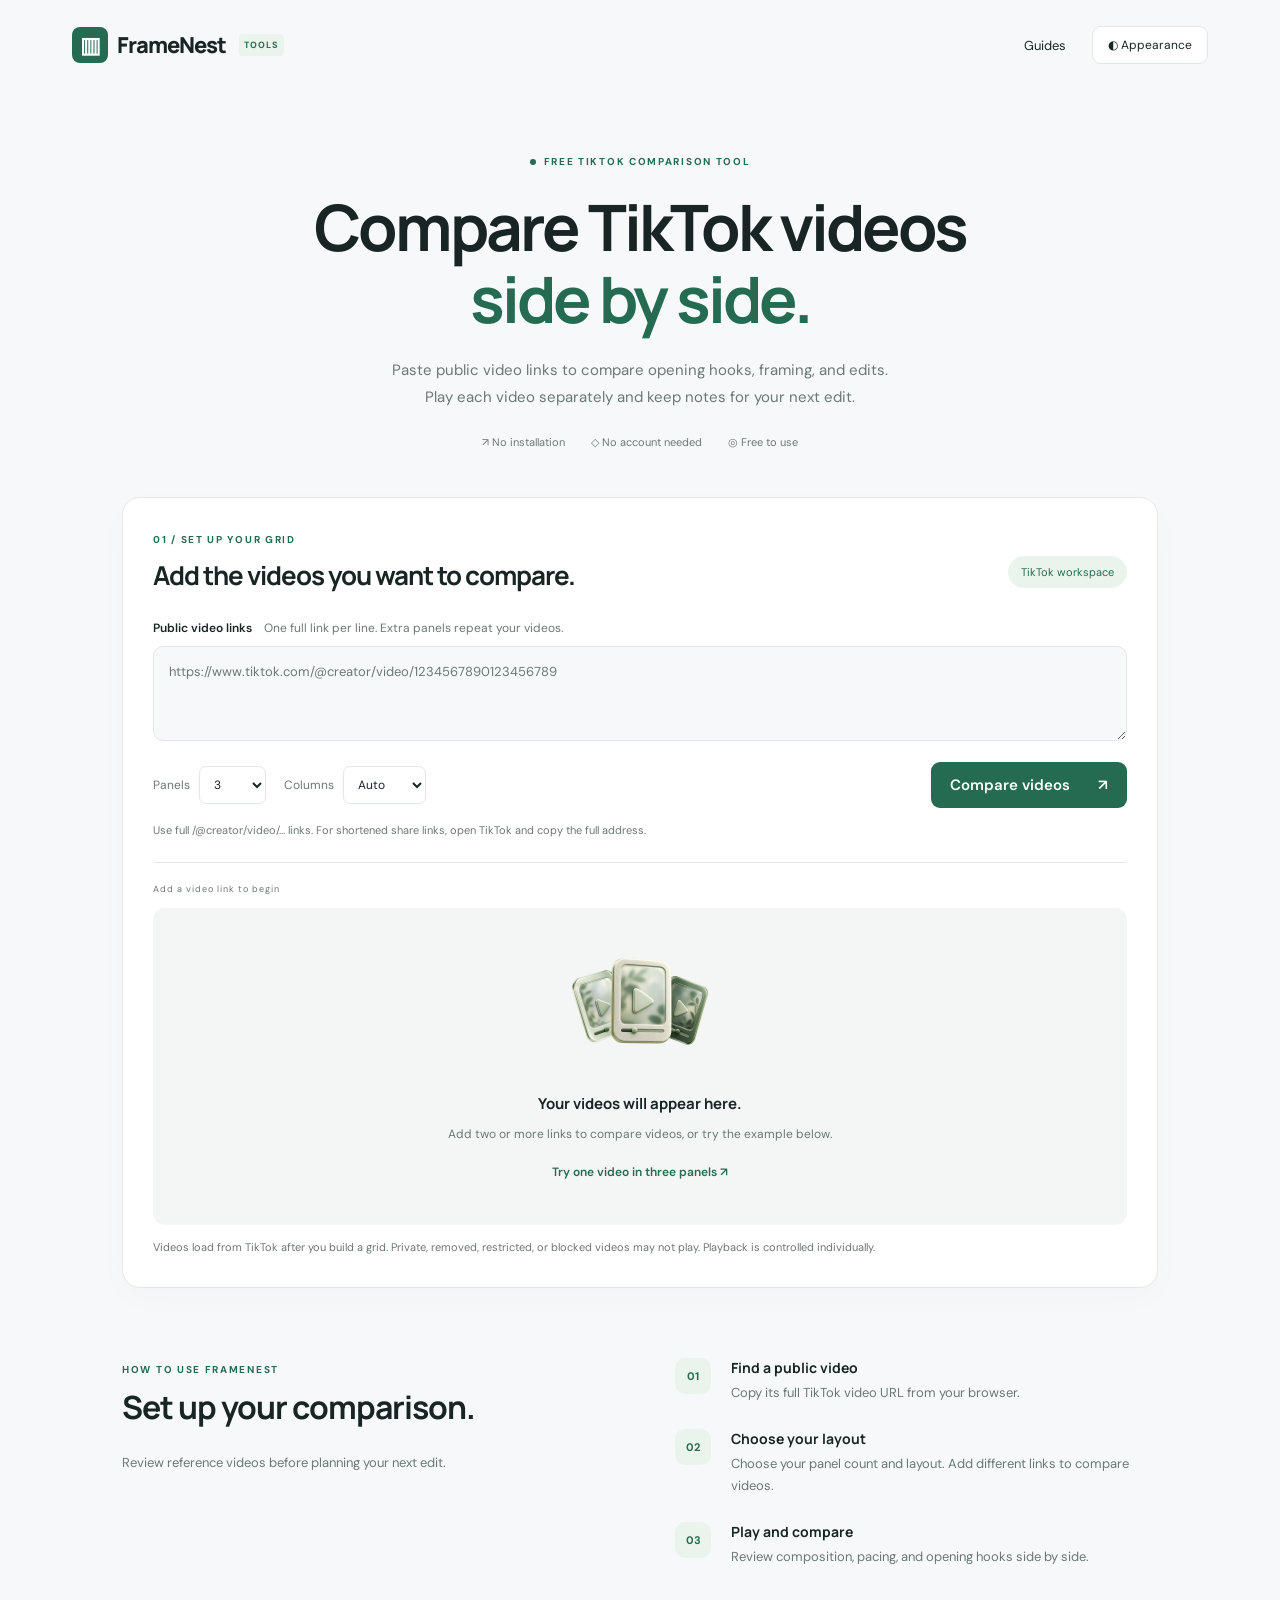
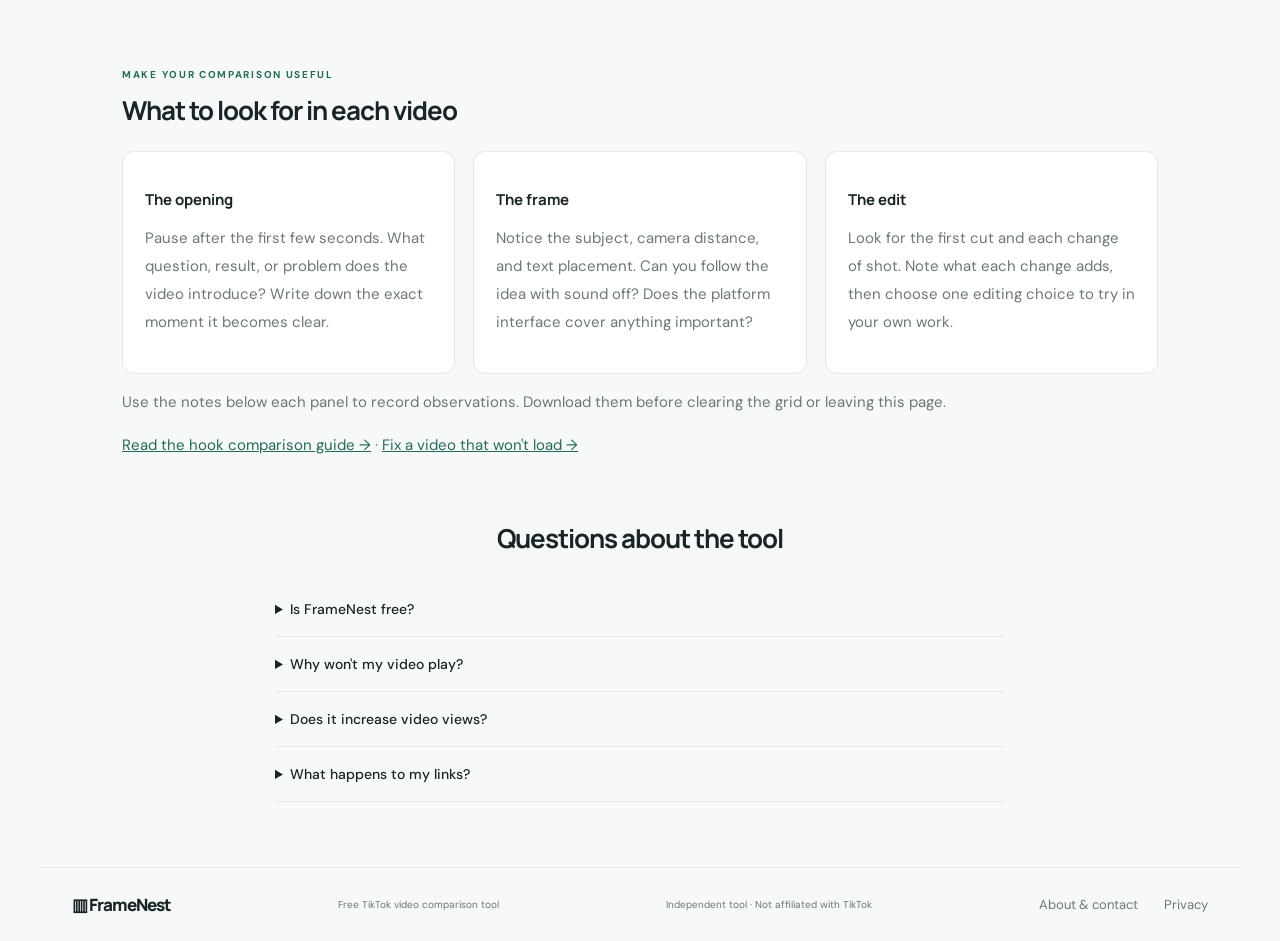
<file: index.html>
<!doctype html>
<html lang="en"><head><meta charset="utf-8"><meta name="viewport" content="width=device-width,initial-scale=1"><meta name="description" content="A free workspace to compare public TikTok videos side by side. No account, downloads, or installation needed."><meta name="color-scheme" content="light dark"><title>Free TikTok Multi Viewer — Compare Videos | FrameNest</title><link rel="canonical" href="https://skizframenest.github.io/framenest/"><meta property="og:title" content="FrameNest — Compare TikTok videos side by side"><meta property="og:description" content="Compare public TikTok videos, write review notes, and download your comparison. Free, no signup."><meta property="og:type" content="website"><meta property="og:url" content="https://skizframenest.github.io/framenest/"><meta property="og:image" content="https://skizframenest.github.io/framenest/floating-video-tiles.png"><link rel="stylesheet" href="style.css"></head>
<body><header><a class="brand" href="./"><span class="logo">▥</span> FrameNest<span class="beta">TOOLS</span></a><nav><a href="compare-tiktok-hooks.html">Guides</a><button id="theme" aria-label="Toggle dark mode">◐ <span>Appearance</span></button></nav></header>
<main><section class="intro"><div class="eyebrow"><span></span> FREE TIKTOK COMPARISON TOOL</div><h1>Compare TikTok videos<br><em>side by side.</em></h1><p>Paste public video links to compare opening hooks, framing, and edits. Play each video separately and keep notes for your next edit.</p><div class="benefits"><span>↗ No installation</span><span>◇ No account needed</span><span>◎ Free to use</span></div></section>
<section class="workspace" aria-labelledby="workspace-title"><div class="section-head"><div><span class="eyebrow">01 / SET UP YOUR GRID</span><h2 id="workspace-title">Add the videos you want to compare.</h2></div><span class="badge">TikTok workspace</span></div><form id="form"><label for="links">Public video links <span>One full link per line. Extra panels repeat your videos.</span></label><textarea id="links" rows="3" placeholder="https://www.tiktok.com/@creator/video/1234567890123456789" required spellcheck="false"></textarea><div class="form-bottom"><div class="setting"><label for="count">Panels</label><select id="count"><option>1</option><option>2</option><option selected>3</option><option>4</option><option>6</option><option>9</option><option>12</option></select></div><div class="setting"><label for="columns">Columns</label><select id="columns"><option value="auto">Auto</option><option value="2">2</option><option value="3">3</option><option value="4">4</option></select></div><button class="primary" type="submit">Compare videos <span>↗</span></button></div><p id="error" class="error" role="alert"></p><p class="hint">Use full /@creator/video/… links. For shortened share links, open TikTok and copy the full address.</p></form>
<div class="canvas-top"><span id="status" aria-live="polite">Add a video link to begin</span><button id="export" type="button" hidden>Download notes ↓</button><button id="clear" type="button" hidden>Clear grid ×</button></div><div id="grid" class="grid"><div class="empty"><img class="empty-art" src="floating-video-tiles.png" alt="" width="220" height="150"><h3>Your videos will appear here.</h3><p>Add two or more links to compare videos, or try the example below.</p><button id="demo" type="button">Try one video in three panels ↗</button></div></div><p class="hint below">Videos load from TikTok after you build a grid. Private, removed, restricted, or blocked videos may not play. Playback is controlled individually.</p></section>
<section id="how" class="how"><div><span class="eyebrow">HOW TO USE FRAMENEST</span><h2>Set up your comparison.</h2><p>Review reference videos before planning your next edit.</p></div><ol><li><b>01</b><div><h3>Find a public video</h3><p>Copy its full TikTok video URL from your browser.</p></div></li><li><b>02</b><div><h3>Choose your layout</h3><p>Choose your panel count and layout. Add different links to compare videos.</p></div></li><li><b>03</b><div><h3>Play and compare</h3><p>Review composition, pacing, and opening hooks side by side.</p></div></li></ol></section>
<section class="review-guide"><span class="eyebrow">MAKE YOUR COMPARISON USEFUL</span><h2>What to look for in each video</h2><div class="guide-cards"><article><h3>The opening</h3><p>Pause after the first few seconds. What question, result, or problem does the video introduce? Write down the exact moment it becomes clear.</p></article><article><h3>The frame</h3><p>Notice the subject, camera distance, and text placement. Can you follow the idea with sound off? Does the platform interface cover anything important?</p></article><article><h3>The edit</h3><p>Look for the first cut and each change of shot. Note what each change adds, then choose one editing choice to try in your own work.</p></article></div><p>Use the notes below each panel to record observations. Download them before clearing the grid or leaving this page.</p><p><a href="compare-tiktok-hooks.html">Read the hook comparison guide →</a> · <a href="tiktok-embed-help.html">Fix a video that won't load →</a></p></section><section class="faq"><h2>Questions about the tool</h2><details><summary>Is FrameNest free?</summary><p>Yes. This tool requires no signup or paid subscription.</p></details><details><summary>Why won't my video play?</summary><p>Use a full public TikTok video link. TikTok, your region, your browser settings, or content restrictions may prevent an embed from playing. You can open each video directly using its panel link.</p></details><details><summary>Does it increase video views?</summary><p>This is a preview and comparison workspace. It does not promise additional reach or generate automated traffic. Videos do not automatically refresh or loop.</p></details><details><summary>What happens to my links?</summary><p>FrameNest processes links in your browser and does not save them to a FrameNest application server. Loading an embedded video connects your browser to TikTok, which applies its own privacy practices. Notes are kept only in this page and are lost when you rebuild, clear, reload or leave it; downloading saves a text file to your device. Fonts may load from Google. Your appearance preference is saved on this device.</p></details></section></main><footer><a class="brand" href="./">▥ FrameNest</a><span>Free TikTok video comparison tool</span><span>Independent tool · Not affiliated with TikTok</span><nav aria-label="Site information"><a href="about.html">About &amp; contact</a><a href="privacy.html">Privacy</a></nav></footer><script src="app.js"></script></body></html>
</file>
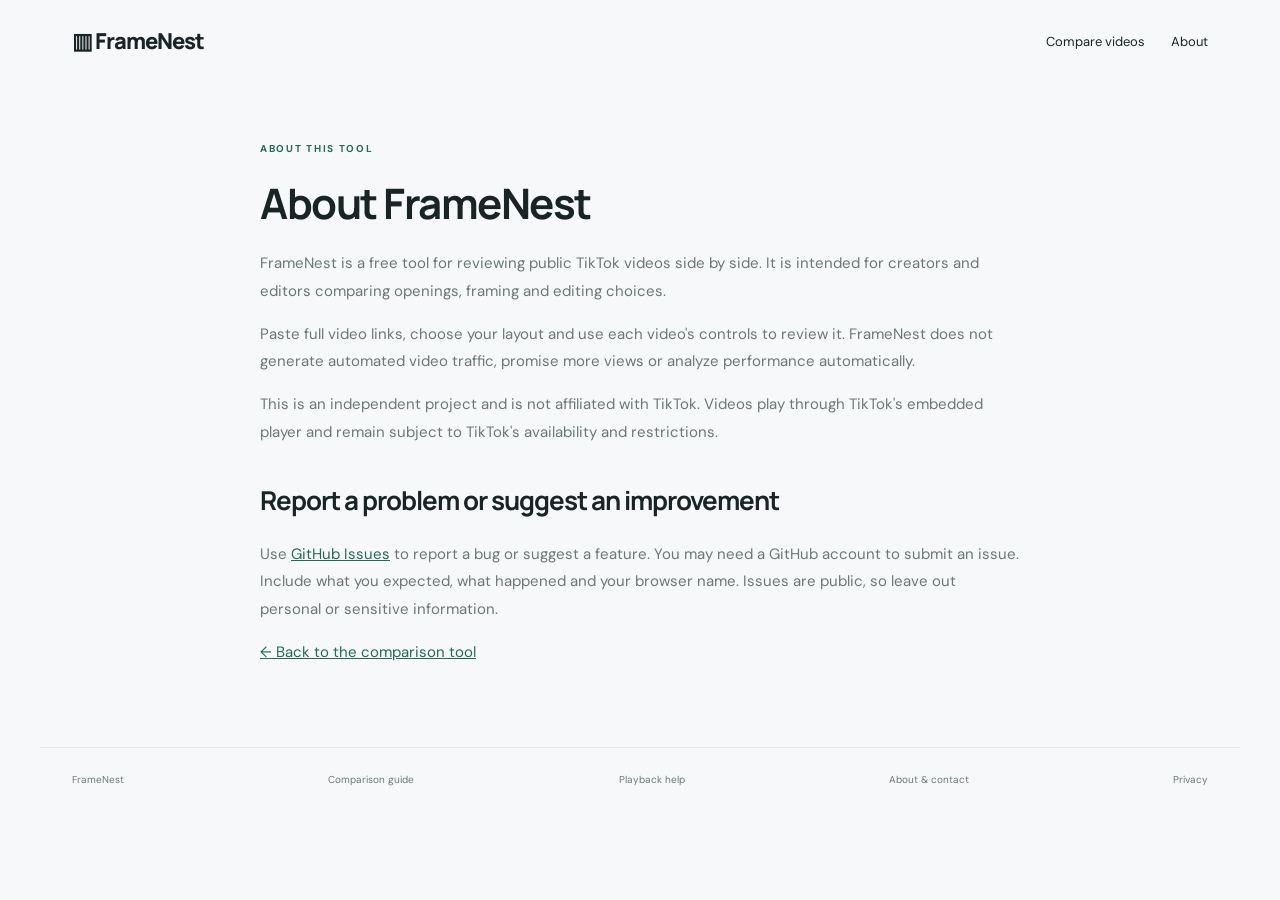
<file: about.html>
<!doctype html><html lang="en"><head><meta charset="utf-8"><meta name="viewport" content="width=device-width,initial-scale=1"><title>About &amp; contact | FrameNest</title><meta name="description" content="Learn what FrameNest does, how it uses TikTok embeds, and where to report a problem."><link rel="canonical" href="https://skizframenest.github.io/framenest/about.html"><link rel="stylesheet" href="style.css"></head><body><header><a class="brand" href="./">▥ FrameNest</a><nav><a href="./">Compare videos</a><a href="about.html">About</a></nav></header><main><article class="article-body"><span class="eyebrow">ABOUT THIS TOOL</span><h1>About FrameNest</h1><p>FrameNest is a free tool for reviewing public TikTok videos side by side. It is intended for creators and editors comparing openings, framing and editing choices.</p><p>Paste full video links, choose your layout and use each video&#x27;s controls to review it. FrameNest does not generate automated video traffic, promise more views or analyze performance automatically.</p><p>This is an independent project and is not affiliated with TikTok. Videos play through TikTok&#x27;s embedded player and remain subject to TikTok&#x27;s availability and restrictions.</p><h2>Report a problem or suggest an improvement</h2><p>Use <a href="https://github.com/skizframenest/framenest/issues">GitHub Issues</a> to report a bug or suggest a feature. You may need a GitHub account to submit an issue. Include what you expected, what happened and your browser name. Issues are public, so leave out personal or sensitive information.</p><p><a href="./">← Back to the comparison tool</a></p></article></main><footer><a href="./">FrameNest</a><a href="compare-tiktok-hooks.html">Comparison guide</a><a href="tiktok-embed-help.html">Playback help</a><a href="about.html">About &amp; contact</a><a href="privacy.html">Privacy</a></footer></body></html>
</file>
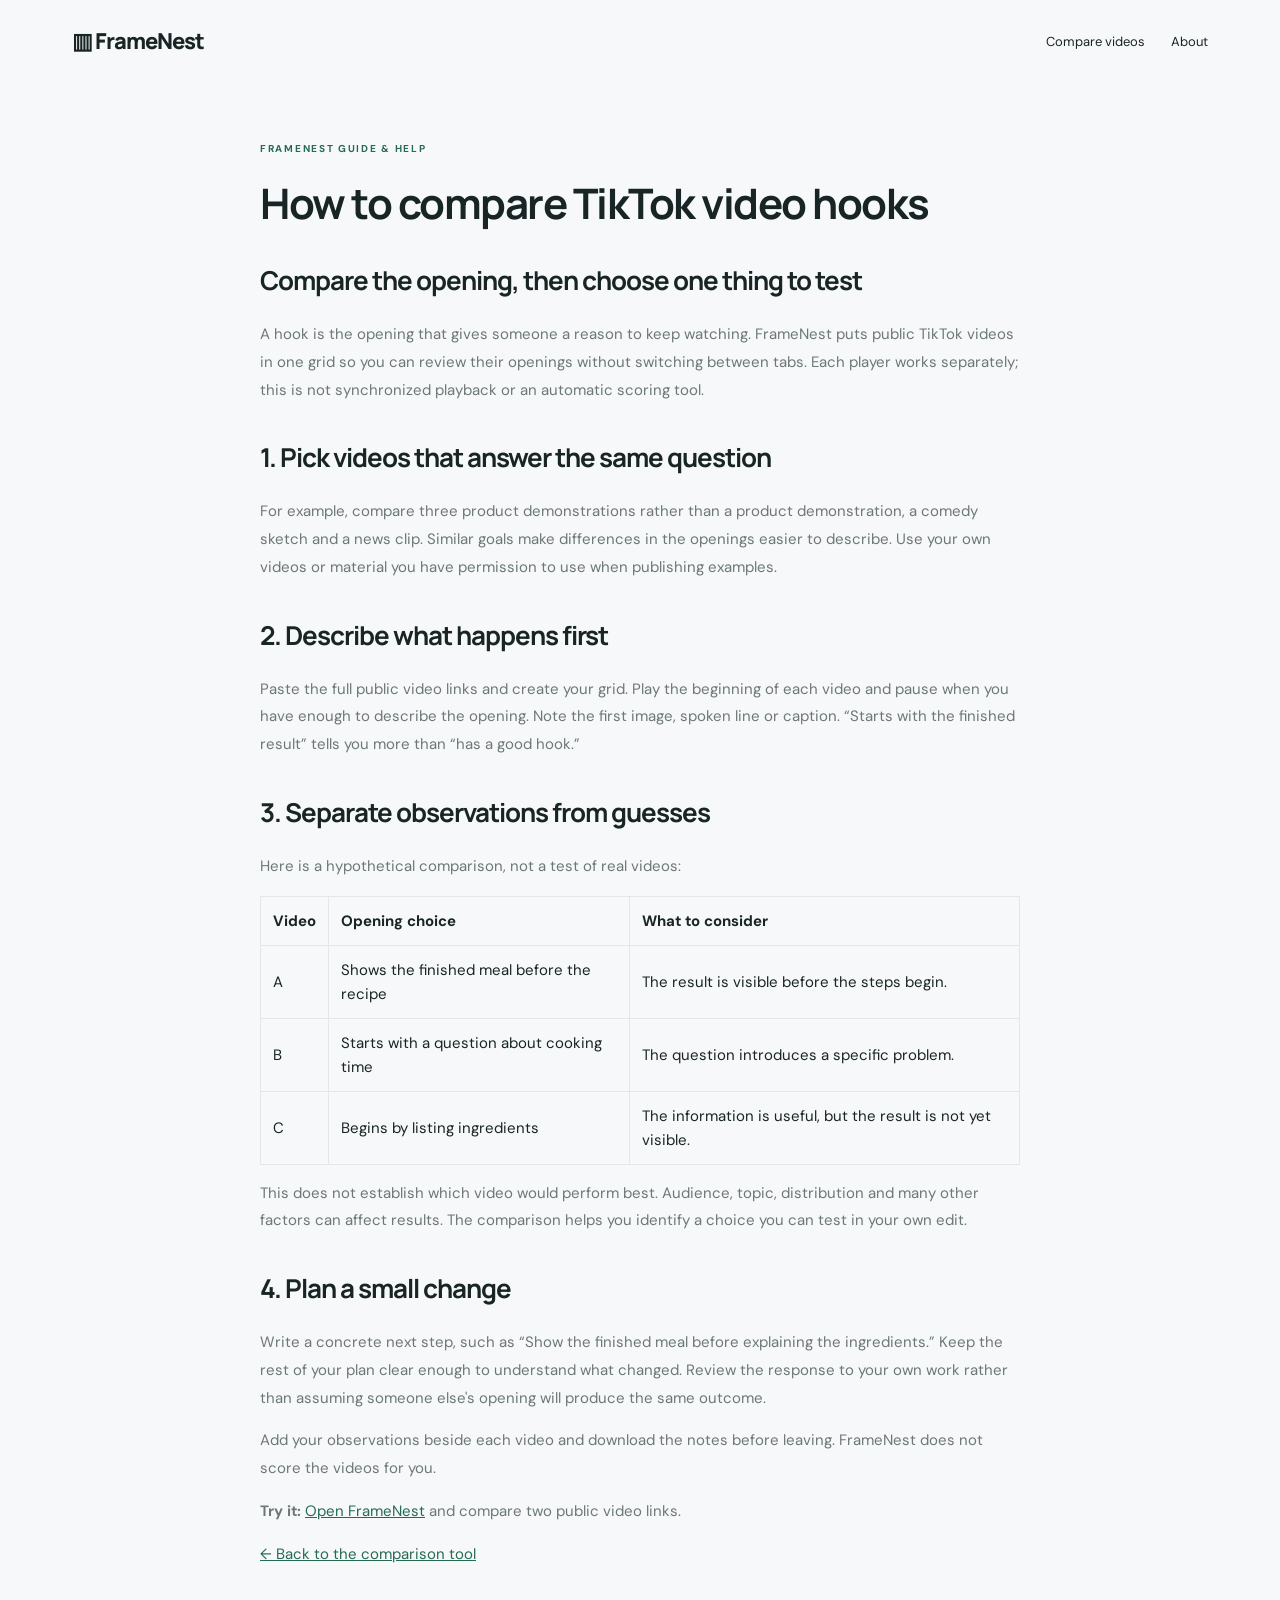
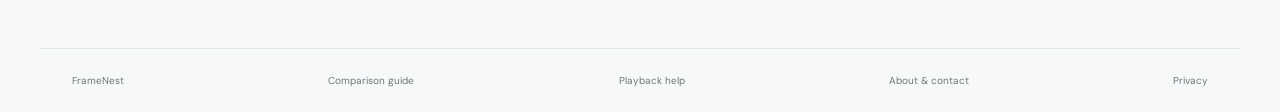
<file: compare-tiktok-hooks.html>
<!doctype html><html lang="en"><head><meta charset="utf-8"><meta name="viewport" content="width=device-width,initial-scale=1"><title>How to compare TikTok video hooks | FrameNest</title><meta name="description" content="How to compare TikTok video hooks. Practical help for comparing public videos with FrameNest."><link rel="canonical" href="https://skizframenest.github.io/framenest/compare-tiktok-hooks.html"><link rel="stylesheet" href="style.css"></head><body><header><a class="brand" href="./">▥ FrameNest</a><nav><a href="./">Compare videos</a><a href="about.html">About</a></nav></header><main><article class="article-body"><span class="eyebrow">FRAMENEST GUIDE &amp; HELP</span><h1>How to compare TikTok video hooks</h1><h2>Compare the opening, then choose one thing to test</h2><p>A hook is the opening that gives someone a reason to keep watching. FrameNest puts public TikTok videos in one grid so you can review their openings without switching between tabs. Each player works separately; this is not synchronized playback or an automatic scoring tool.</p><h2>1. Pick videos that answer the same question</h2><p>For example, compare three product demonstrations rather than a product demonstration, a comedy sketch and a news clip. Similar goals make differences in the openings easier to describe. Use your own videos or material you have permission to use when publishing examples.</p><h2>2. Describe what happens first</h2><p>Paste the full public video links and create your grid. Play the beginning of each video and pause when you have enough to describe the opening. Note the first image, spoken line or caption. “Starts with the finished result” tells you more than “has a good hook.”</p><h2>3. Separate observations from guesses</h2><p>Here is a hypothetical comparison, not a test of real videos:</p><div style="overflow-x:auto"><table><tr><th>Video</th><th>Opening choice</th><th>What to consider</th></tr><tr><td>A</td><td>Shows the finished meal before the recipe</td><td>The result is visible before the steps begin.</td></tr><tr><td>B</td><td>Starts with a question about cooking time</td><td>The question introduces a specific problem.</td></tr><tr><td>C</td><td>Begins by listing ingredients</td><td>The information is useful, but the result is not yet visible.</td></tr></table></div><p>This does not establish which video would perform best. Audience, topic, distribution and many other factors can affect results. The comparison helps you identify a choice you can test in your own edit.</p><h2>4. Plan a small change</h2><p>Write a concrete next step, such as “Show the finished meal before explaining the ingredients.” Keep the rest of your plan clear enough to understand what changed. Review the response to your own work rather than assuming someone else&#x27;s opening will produce the same outcome.</p><p>Add your observations beside each video and download the notes before leaving. FrameNest does not score the videos for you.</p><p><strong>Try it:</strong> <a href="https://skizframenest.github.io/framenest/">Open FrameNest</a> and compare two public video links.</p><p><a href="./">← Back to the comparison tool</a></p></article></main><footer><a href="./">FrameNest</a><a href="compare-tiktok-hooks.html">Comparison guide</a><a href="tiktok-embed-help.html">Playback help</a><a href="about.html">About &amp; contact</a><a href="privacy.html">Privacy</a></footer></body></html>
</file>
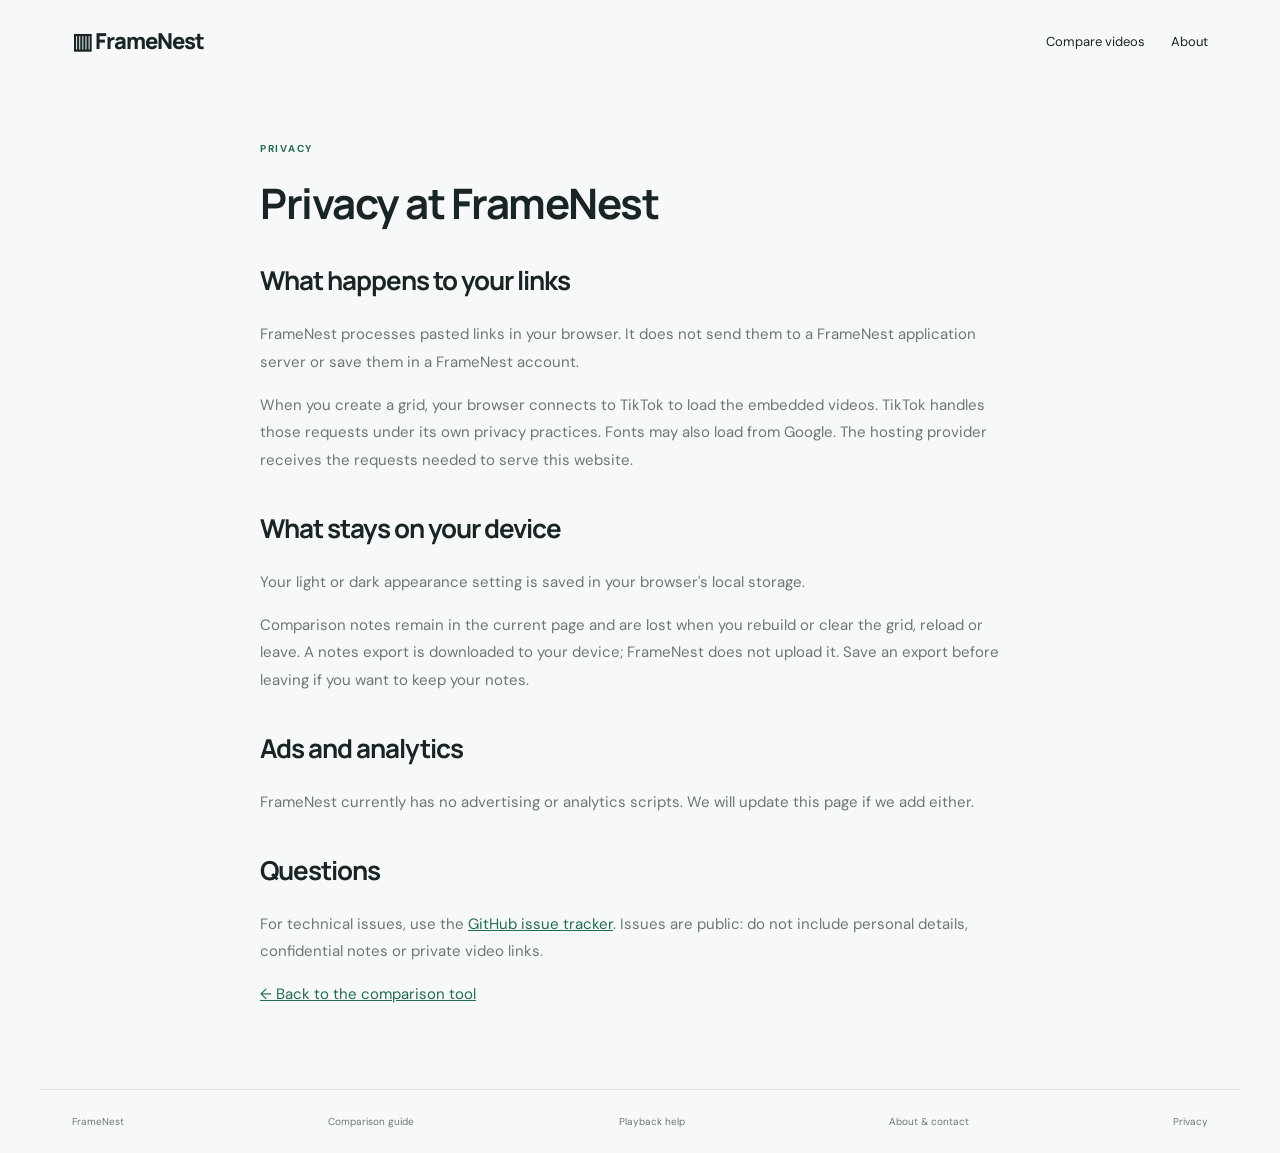
<file: privacy.html>
<!doctype html><html lang="en"><head><meta charset="utf-8"><meta name="viewport" content="width=device-width,initial-scale=1"><title>Privacy | FrameNest</title><meta name="description" content="How FrameNest handles video links, notes, appearance settings and third-party connections."><link rel="canonical" href="https://skizframenest.github.io/framenest/privacy.html"><link rel="stylesheet" href="style.css"></head><body><header><a class="brand" href="./">▥ FrameNest</a><nav><a href="./">Compare videos</a><a href="about.html">About</a></nav></header><main><article class="article-body"><span class="eyebrow">PRIVACY</span><h1>Privacy at FrameNest</h1><h2>What happens to your links</h2><p>FrameNest processes pasted links in your browser. It does not send them to a FrameNest application server or save them in a FrameNest account.</p><p>When you create a grid, your browser connects to TikTok to load the embedded videos. TikTok handles those requests under its own privacy practices. Fonts may also load from Google. The hosting provider receives the requests needed to serve this website.</p><h2>What stays on your device</h2><p>Your light or dark appearance setting is saved in your browser&#x27;s local storage.</p><p>Comparison notes remain in the current page and are lost when you rebuild or clear the grid, reload or leave. A notes export is downloaded to your device; FrameNest does not upload it. Save an export before leaving if you want to keep your notes.</p><h2>Ads and analytics</h2><p>FrameNest currently has no advertising or analytics scripts. We will update this page if we add either.</p><h2>Questions</h2><p>For technical issues, use the <a href="https://github.com/skizframenest/framenest/issues">GitHub issue tracker</a>. Issues are public: do not include personal details, confidential notes or private video links.</p><p><a href="./">← Back to the comparison tool</a></p></article></main><footer><a href="./">FrameNest</a><a href="compare-tiktok-hooks.html">Comparison guide</a><a href="tiktok-embed-help.html">Playback help</a><a href="about.html">About &amp; contact</a><a href="privacy.html">Privacy</a></footer></body></html>
</file>
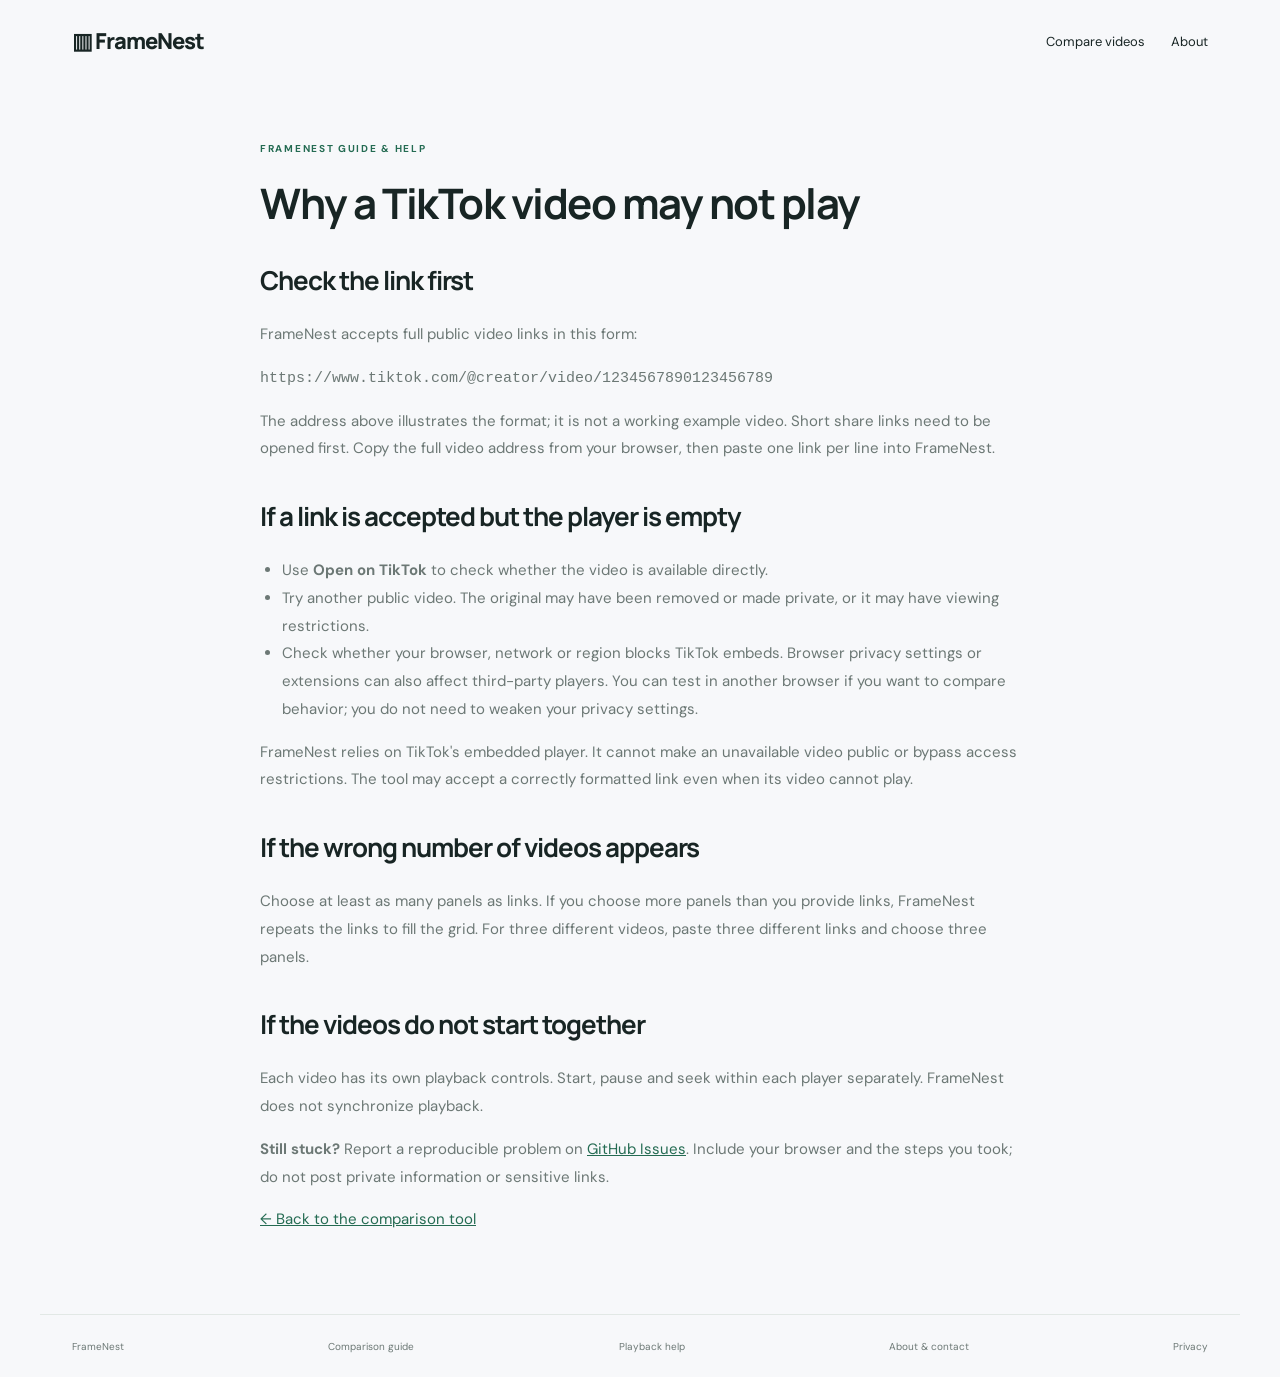
<file: tiktok-embed-help.html>
<!doctype html><html lang="en"><head><meta charset="utf-8"><meta name="viewport" content="width=device-width,initial-scale=1"><title>Why a TikTok video may not play | FrameNest</title><meta name="description" content="Why a TikTok video may not play. Practical help for comparing public videos with FrameNest."><link rel="canonical" href="https://skizframenest.github.io/framenest/tiktok-embed-help.html"><link rel="stylesheet" href="style.css"></head><body><header><a class="brand" href="./">▥ FrameNest</a><nav><a href="./">Compare videos</a><a href="about.html">About</a></nav></header><main><article class="article-body"><span class="eyebrow">FRAMENEST GUIDE &amp; HELP</span><h1>Why a TikTok video may not play</h1><h2>Check the link first</h2><p>FrameNest accepts full public video links in this form:</p><p><code>https://www.tiktok.com/@creator/video/1234567890123456789</code></p><p>The address above illustrates the format; it is not a working example video. Short share links need to be opened first. Copy the full video address from your browser, then paste one link per line into FrameNest.</p><h2>If a link is accepted but the player is empty</h2><ul><li>Use <strong>Open on TikTok</strong> to check whether the video is available directly.</li><li>Try another public video. The original may have been removed or made private, or it may have viewing restrictions.</li><li>Check whether your browser, network or region blocks TikTok embeds. Browser privacy settings or extensions can also affect third-party players. You can test in another browser if you want to compare behavior; you do not need to weaken your privacy settings.</li></ul><p>FrameNest relies on TikTok&#x27;s embedded player. It cannot make an unavailable video public or bypass access restrictions. The tool may accept a correctly formatted link even when its video cannot play.</p><h2>If the wrong number of videos appears</h2><p>Choose at least as many panels as links. If you choose more panels than you provide links, FrameNest repeats the links to fill the grid. For three different videos, paste three different links and choose three panels.</p><h2>If the videos do not start together</h2><p>Each video has its own playback controls. Start, pause and seek within each player separately. FrameNest does not synchronize playback.</p><p><strong>Still stuck?</strong> Report a reproducible problem on <a href="https://github.com/skizframenest/framenest/issues">GitHub Issues</a>. Include your browser and the steps you took; do not post private information or sensitive links.</p><p><a href="./">← Back to the comparison tool</a></p></article></main><footer><a href="./">FrameNest</a><a href="compare-tiktok-hooks.html">Comparison guide</a><a href="tiktok-embed-help.html">Playback help</a><a href="about.html">About &amp; contact</a><a href="privacy.html">Privacy</a></footer></body></html>
</file>
<file: style.css>
@import url('https://fonts.googleapis.com/css2?family=DM+Sans:wght@400;500;600;700&family=Manrope:wght@400;500;600;700;800&display=swap');
:root{--bg:#f7f8fa;--card:#fff;--ink:#182524;--muted:#6c7875;--line:#e2e8e5;--accent:#246b52;--soft:#eaf4ed;--canvas:#f3f6f4}*{box-sizing:border-box}html{scroll-behavior:smooth}body{margin:0;background:var(--bg);color:var(--ink);font:15px 'DM Sans',sans-serif}body.dark{--bg:#121c19;--card:#1a2822;--ink:#eef5f0;--muted:#a4b7ad;--line:#34473d;--accent:#a1d9b5;--soft:#293e31;--canvas:#14211a}a{color:inherit;text-decoration:none}button,input,textarea,select{font:inherit}button,select{cursor:pointer}button{color:var(--ink);background:var(--card);border:1px solid var(--line);border-radius:9px;padding:10px 15px}button:hover{filter:brightness(.96)}button:focus-visible,a:focus-visible,select:focus-visible,textarea:focus-visible{outline:3px solid #82bc98;outline-offset:3px}header{max-width:1200px;margin:auto;padding:26px 32px;display:flex;justify-content:space-between;align-items:center}.brand{display:flex;align-items:center;gap:9px;font:800 22px Manrope,sans-serif;letter-spacing:-1px}.logo{background:var(--accent);color:var(--card);padding:3px 8px;border-radius:8px}.beta{font:700 9px 'DM Sans',sans-serif;letter-spacing:1px;background:var(--soft);color:var(--accent);padding:5px;border-radius:4px;margin-left:4px}nav{display:flex;align-items:center;gap:26px;font-size:13px}nav button{font-size:12px}main{max-width:1100px;margin:auto;padding:0 32px}.intro{padding:65px 0 48px;text-align:center}.eyebrow{font-size:10px;letter-spacing:1.7px;font-weight:700;color:var(--accent)}.intro .eyebrow{display:flex;align-items:center;justify-content:center;gap:8px}.eyebrow span{width:6px;height:6px;background:var(--accent);border-radius:50%}h1,h2,h3{font-family:Manrope,sans-serif}h1{font-size:clamp(40px,5.4vw,64px);line-height:1.12;letter-spacing:-3px;margin:23px 0}h1 em{font-style:normal;color:var(--accent)}.intro p{max-width:500px;margin:0 auto;color:var(--muted);line-height:1.8}.benefits{display:flex;justify-content:center;gap:26px;font-size:11px;color:var(--muted);margin-top:24px}.workspace{background:var(--card);border:1px solid var(--line);border-radius:18px;padding:30px;box-shadow:0 10px 35px #122b1a05}.section-head{display:flex;align-items:center;justify-content:space-between;gap:16px}h2{font-size:26px;letter-spacing:-1px;margin:9px 0 23px}.badge{font-size:11px;background:var(--soft);border-radius:20px;color:var(--accent);padding:9px 13px}form>label{display:block;font-size:12px;font-weight:600;margin:4px 0 10px}label span{font-weight:400;color:var(--muted);margin-left:9px}textarea{width:100%;resize:vertical;min-height:93px;border:1px solid var(--line);background:var(--bg);color:var(--ink);border-radius:10px;padding:15px;font-size:13px;line-height:1.6}textarea::placeholder{color:var(--muted)}.form-bottom{display:flex;align-items:center;gap:18px;margin-top:16px}.setting{display:flex;align-items:center;gap:9px;font-size:12px;color:var(--muted)}select{border:1px solid var(--line);border-radius:7px;padding:9px 24px 9px 10px;background:var(--card);color:var(--ink)}.primary{margin-left:auto;background:var(--accent);color:var(--card);border:0;font-weight:600;padding:13px 19px}.primary span{margin-left:24px}.hint{font-size:11px;line-height:1.7;color:var(--muted);margin:13px 0}.error{color:#c04c44;font-size:12px;margin:8px 0}.error:empty{display:none}.canvas-top{border-top:1px solid var(--line);margin-top:23px;padding:20px 0 13px;display:flex;align-items:center;justify-content:space-between;font-size:9px;letter-spacing:1px;color:var(--muted)}.canvas-top button{padding:5px 9px;font-size:11px;letter-spacing:0}.grid{display:grid;grid-template-columns:repeat(auto-fit,minmax(min(230px,100%),1fr));gap:16px;background:var(--canvas);padding:20px;border-radius:12px;min-height:260px}.empty{grid-column:1/-1;text-align:center;padding:15px 0}.sample{display:flex;justify-content:center;align-items:center;gap:8px;height:86px}.sample i{display:block;width:38px;height:64px;border:1px solid #b4cbbd;border-radius:6px;background:linear-gradient(155deg,#c8decf66,#e3ece466)}.sample i:first-child{transform:rotate(-10deg);height:54px}.sample i:last-child{transform:rotate(10deg);height:54px}.empty h3{font-size:15px;margin:15px 0 8px}.empty p{font-size:12px;color:var(--muted)}.empty button{border:0;background:transparent;color:var(--accent);font-size:12px;font-weight:600}.video-card{min-width:0;background:var(--card);border:1px solid var(--line);border-radius:10px;overflow:hidden}.video-card iframe{display:block;width:100%;aspect-ratio:9/16;border:0;background:#101413}.video-caption{padding:10px;display:flex;justify-content:space-between;font-size:11px;color:var(--muted)}.video-caption a{color:var(--accent)}.below{margin-bottom:0}.how{padding:70px 0;display:grid;grid-template-columns:1fr 1fr;gap:70px}.how h2{font-size:32px;line-height:1.3}.how p{color:var(--muted);font-size:13px;line-height:1.7}.how ol{list-style:none;padding:0;margin:0}.how li{display:flex;gap:20px;margin-bottom:25px}.how b{display:grid;place-items:center;flex-shrink:0;background:var(--soft);color:var(--accent);width:36px;height:36px;border-radius:10px;font-size:11px}.how h3{font-size:14px;margin:0 0 5px}.how li p{margin:0}.faq{max-width:730px;margin:0 auto 65px}.faq>h2{text-align:center;margin-bottom:26px}details{border-bottom:1px solid var(--line);padding:18px 0}summary{cursor:pointer;font-size:14px;font-weight:500}details p{color:var(--muted);line-height:1.8;font-size:13px}footer{border-top:1px solid var(--line);max-width:1200px;margin:auto;padding:25px 32px;display:flex;align-items:center;justify-content:space-between;gap:20px;color:var(--muted);font-size:10px}footer .brand{font-size:17px;color:var(--ink)}@media(max-width:650px){header{padding:20px}nav{gap:12px}nav>a{display:none}main{padding:0 16px}.intro{padding-top:40px}h1{letter-spacing:-2px}.benefits{gap:12px;font-size:10px}.workspace{padding:20px 15px}.badge{display:none}label span{display:block;margin:5px 0}.form-bottom{gap:10px;flex-wrap:wrap}.primary{width:100%;margin:0}.how{grid-template-columns:1fr;gap:22px;padding:45px 10px}.grid{padding:12px;grid-template-columns:1fr!important}.how h2 br{display:none}footer{flex-wrap:wrap;padding:24px 20px}footer>span:last-child{width:100%}}
@media(prefers-reduced-motion:no-preference){.intro{animation:arrive .7s ease-out both}.workspace{animation:arrive .8s .12s ease-out both}.primary{transition:transform .2s,box-shadow .2s}.primary:hover{transform:translateY(-2px);box-shadow:0 5px 15px #246b5220}.video-card{animation:arrive .4s ease-out both}.empty-art{animation:float 6s ease-in-out infinite}@keyframes arrive{from{opacity:0;transform:translateY(12px)}to{opacity:1;transform:translateY(0)}}@keyframes float{0%,100%{transform:translateY(0) rotate(-1deg)}50%{transform:translateY(-8px) rotate(1deg)}}}
.empty-art{display:block;width:180px;height:135px;object-fit:contain;margin:0 auto}.empty:has(.empty-art){padding-top:0}

.empty-art{width:220px;height:150px}

.review-guide{margin:0 0 60px}.guide-cards{display:grid;grid-template-columns:repeat(3,1fr);gap:18px}.guide-cards article{padding:22px;border:1px solid var(--line);border-radius:12px;background:var(--card)}.review-guide p,.article-body p,.article-body li{color:var(--muted);line-height:1.85}.review-guide a,.article-body a{color:var(--accent);text-decoration:underline}.guide-cards h3{font-size:15px}.note-label{display:block;font-size:11px;padding:0 12px 8px}.video-notes{display:block;width:calc(100% - 24px);margin:0 12px 12px;min-height:105px}.canvas-top{gap:12px;flex-wrap:wrap}.canvas-top>span{margin-right:auto}.article-body{max-width:760px;margin:55px auto 80px}.article-body h1{font-size:42px;letter-spacing:-1.5px}.article-body h2{margin-top:35px}.article-body table{width:100%;border-collapse:collapse}.article-body td,.article-body th{border:1px solid var(--line);padding:12px;text-align:left;line-height:1.6}.article-body ul,.article-body ol{padding-left:22px}@media(max-width:650px){.guide-cards{grid-template-columns:1fr}.article-body h1{font-size:32px}.article-body table{font-size:12px}footer nav{flex-wrap:wrap}}
</file>
